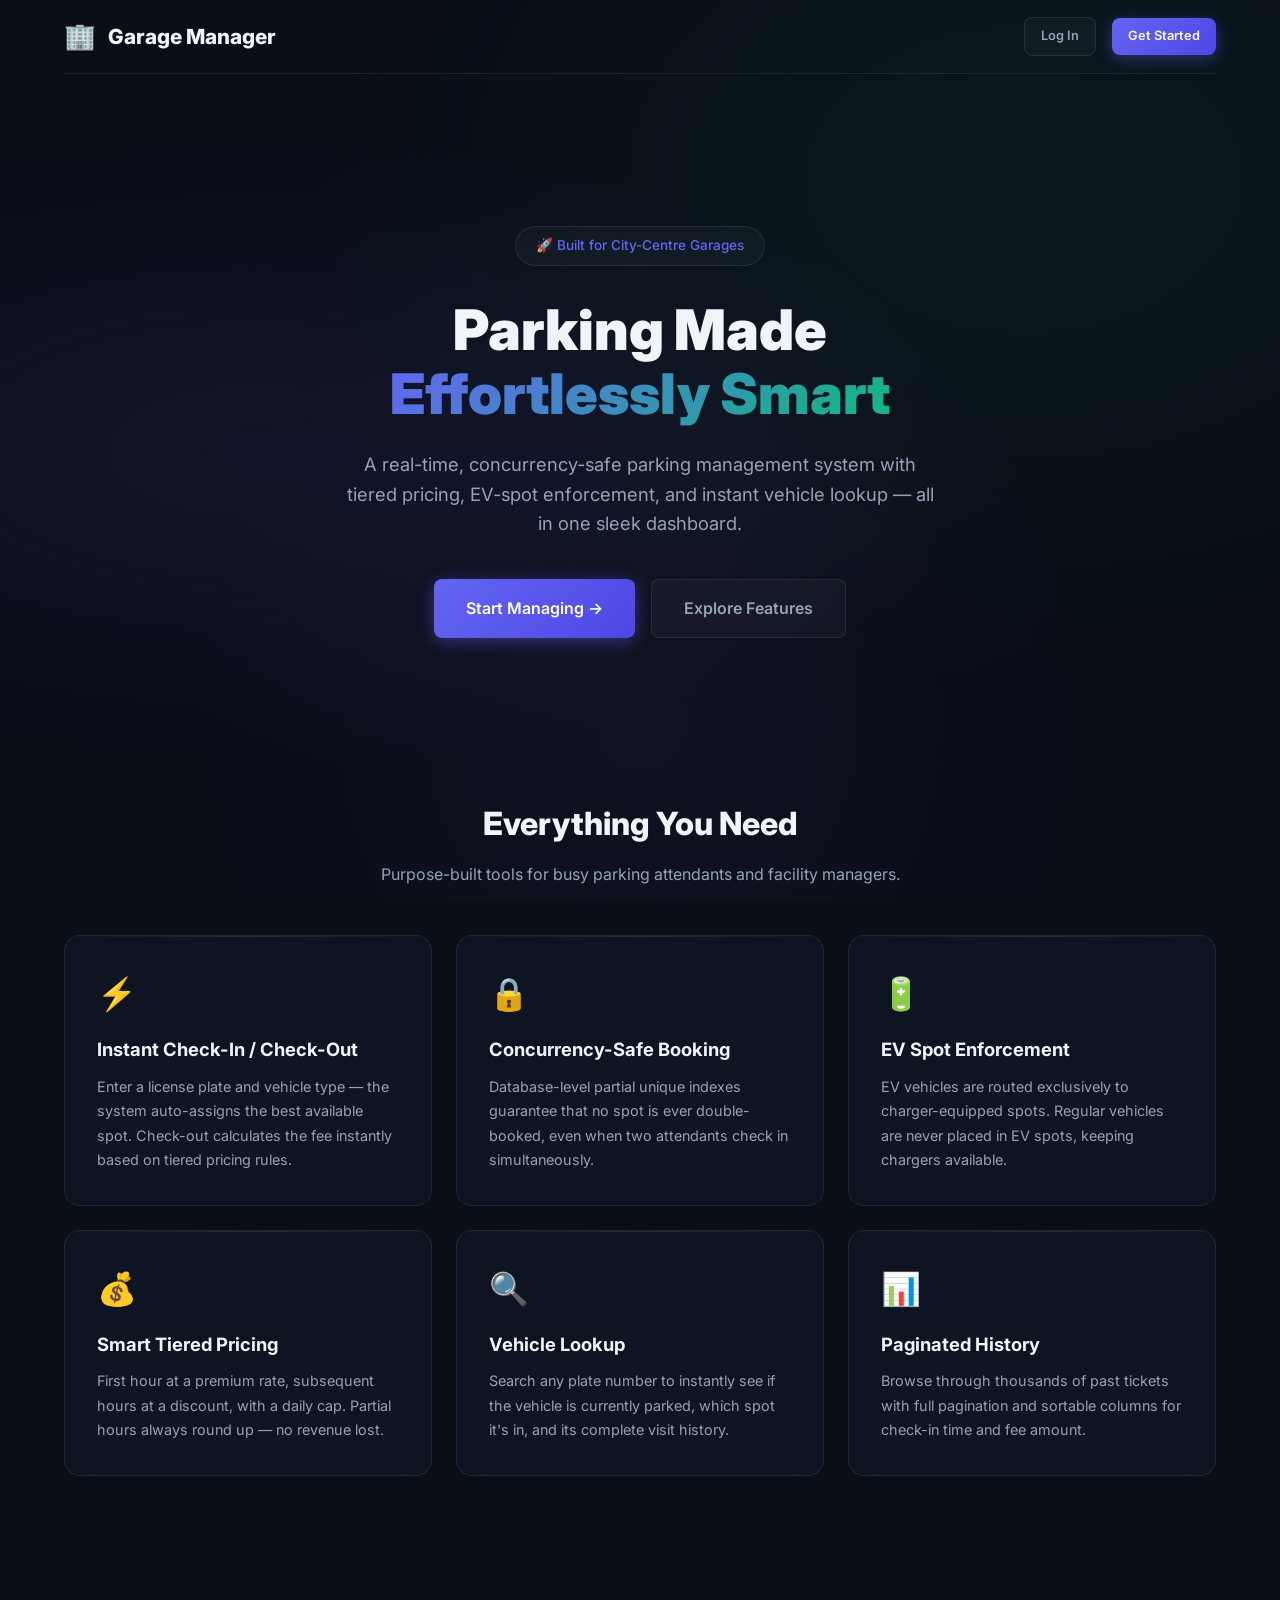
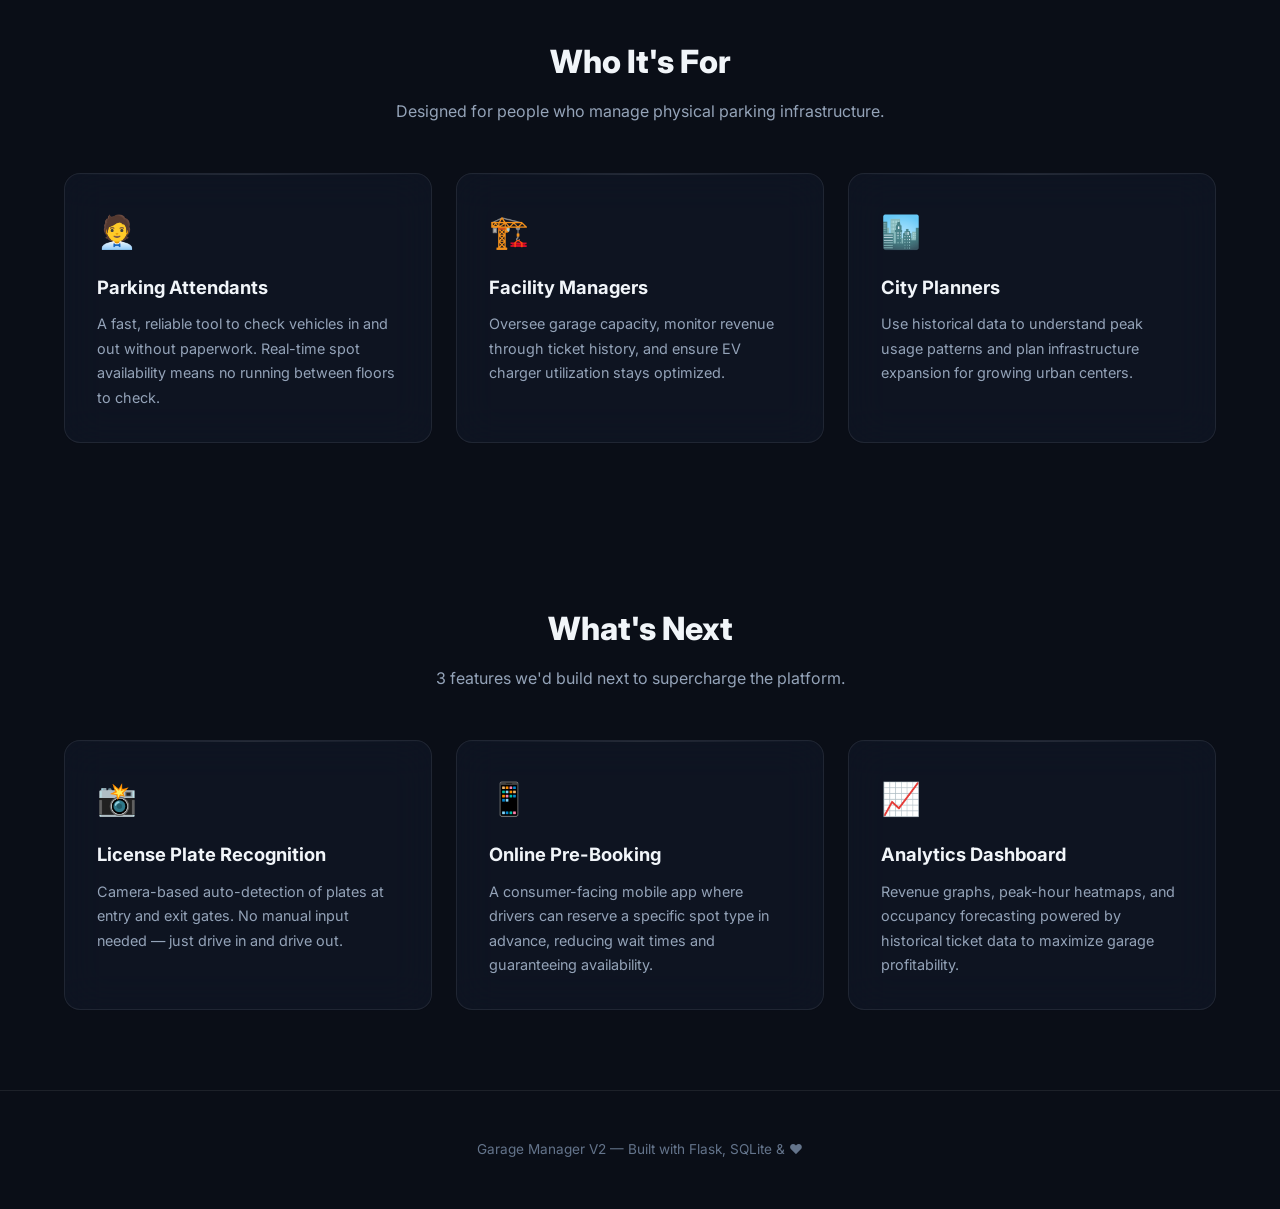
<file: templates/index.html>
<!DOCTYPE html>
<html lang="en">
<head>
    <meta charset="UTF-8">
    <meta name="viewport" content="width=device-width, initial-scale=1.0">
    <meta name="description" content="Garage Manager — A smart, modern multi-level parking garage management system for busy city centers.">
    <title>Garage Manager — Smart Parking</title>
    <link rel="stylesheet" href="/static/style.css">
</head>
<body>

    <!-- ── Navbar ──────────────────────────────────────────────── -->
    <div class="container">
        <nav class="navbar">
            <div class="navbar-brand">
                <span class="logo">🏢</span> Garage Manager
            </div>
            <div class="navbar-right">
                <a href="/login" class="btn btn-ghost btn-sm">Log In</a>
                <a href="/register" class="btn btn-primary btn-sm">Get Started</a>
            </div>
        </nav>
    </div>

    <!-- ── Hero ────────────────────────────────────────────────── -->
    <div class="container">
        <section class="hero">
            <div class="hero-badge">🚀 Built for City-Centre Garages</div>
            <h1>Parking Made<br><span class="gradient">Effortlessly Smart</span></h1>
            <p>A real-time, concurrency-safe parking management system with tiered pricing, EV-spot enforcement, and instant vehicle lookup — all in one sleek dashboard.</p>
            <div class="hero-buttons">
                <a href="/register" class="btn btn-primary btn-lg">Start Managing →</a>
                <a href="#features" class="btn btn-ghost btn-lg">Explore Features</a>
            </div>
        </section>
    </div>

    <!-- ── Features ────────────────────────────────────────────── -->
    <div class="container" id="features">
        <section class="features-section">
            <h2 class="section-title">Everything You Need</h2>
            <p class="section-sub">Purpose-built tools for busy parking attendants and facility managers.</p>

            <div class="features-grid">
                <div class="card feature-card">
                    <div class="feature-icon">⚡</div>
                    <h3>Instant Check-In / Check-Out</h3>
                    <p>Enter a license plate and vehicle type — the system auto-assigns the best available spot. Check-out calculates the fee instantly based on tiered pricing rules.</p>
                </div>
                <div class="card feature-card">
                    <div class="feature-icon">🔒</div>
                    <h3>Concurrency-Safe Booking</h3>
                    <p>Database-level partial unique indexes guarantee that no spot is ever double-booked, even when two attendants check in simultaneously.</p>
                </div>
                <div class="card feature-card">
                    <div class="feature-icon">🔋</div>
                    <h3>EV Spot Enforcement</h3>
                    <p>EV vehicles are routed exclusively to charger-equipped spots. Regular vehicles are never placed in EV spots, keeping chargers available.</p>
                </div>
                <div class="card feature-card">
                    <div class="feature-icon">💰</div>
                    <h3>Smart Tiered Pricing</h3>
                    <p>First hour at a premium rate, subsequent hours at a discount, with a daily cap. Partial hours always round up — no revenue lost.</p>
                </div>
                <div class="card feature-card">
                    <div class="feature-icon">🔍</div>
                    <h3>Vehicle Lookup</h3>
                    <p>Search any plate number to instantly see if the vehicle is currently parked, which spot it's in, and its complete visit history.</p>
                </div>
                <div class="card feature-card">
                    <div class="feature-icon">📊</div>
                    <h3>Paginated History</h3>
                    <p>Browse through thousands of past tickets with full pagination and sortable columns for check-in time and fee amount.</p>
                </div>
            </div>
        </section>
    </div>

    <!-- ── Target Audience ─────────────────────────────────────── -->
    <div class="container">
        <section class="features-section">
            <h2 class="section-title">Who It's For</h2>
            <p class="section-sub">Designed for people who manage physical parking infrastructure.</p>
            <div class="features-grid">
                <div class="card feature-card">
                    <div class="feature-icon">🧑‍💼</div>
                    <h3>Parking Attendants</h3>
                    <p>A fast, reliable tool to check vehicles in and out without paperwork. Real-time spot availability means no running between floors to check.</p>
                </div>
                <div class="card feature-card">
                    <div class="feature-icon">🏗️</div>
                    <h3>Facility Managers</h3>
                    <p>Oversee garage capacity, monitor revenue through ticket history, and ensure EV charger utilization stays optimized.</p>
                </div>
                <div class="card feature-card">
                    <div class="feature-icon">🏙️</div>
                    <h3>City Planners</h3>
                    <p>Use historical data to understand peak usage patterns and plan infrastructure expansion for growing urban centers.</p>
                </div>
            </div>
        </section>
    </div>

    <!-- ── Future Features ─────────────────────────────────────── -->
    <div class="container">
        <section class="features-section">
            <h2 class="section-title">What's Next</h2>
            <p class="section-sub">3 features we'd build next to supercharge the platform.</p>
            <div class="features-grid">
                <div class="card feature-card">
                    <div class="feature-icon">📸</div>
                    <h3>License Plate Recognition</h3>
                    <p>Camera-based auto-detection of plates at entry and exit gates. No manual input needed — just drive in and drive out.</p>
                </div>
                <div class="card feature-card">
                    <div class="feature-icon">📱</div>
                    <h3>Online Pre-Booking</h3>
                    <p>A consumer-facing mobile app where drivers can reserve a specific spot type in advance, reducing wait times and guaranteeing availability.</p>
                </div>
                <div class="card feature-card">
                    <div class="feature-icon">📈</div>
                    <h3>Analytics Dashboard</h3>
                    <p>Revenue graphs, peak-hour heatmaps, and occupancy forecasting powered by historical ticket data to maximize garage profitability.</p>
                </div>
            </div>
        </section>
    </div>

    <!-- ── Footer ──────────────────────────────────────────────── -->
    <footer class="footer">
        <div class="container">
            <p>Garage Manager V2 — Built with Flask, SQLite & ❤️</p>
        </div>
    </footer>

</body>
</html>
</file>
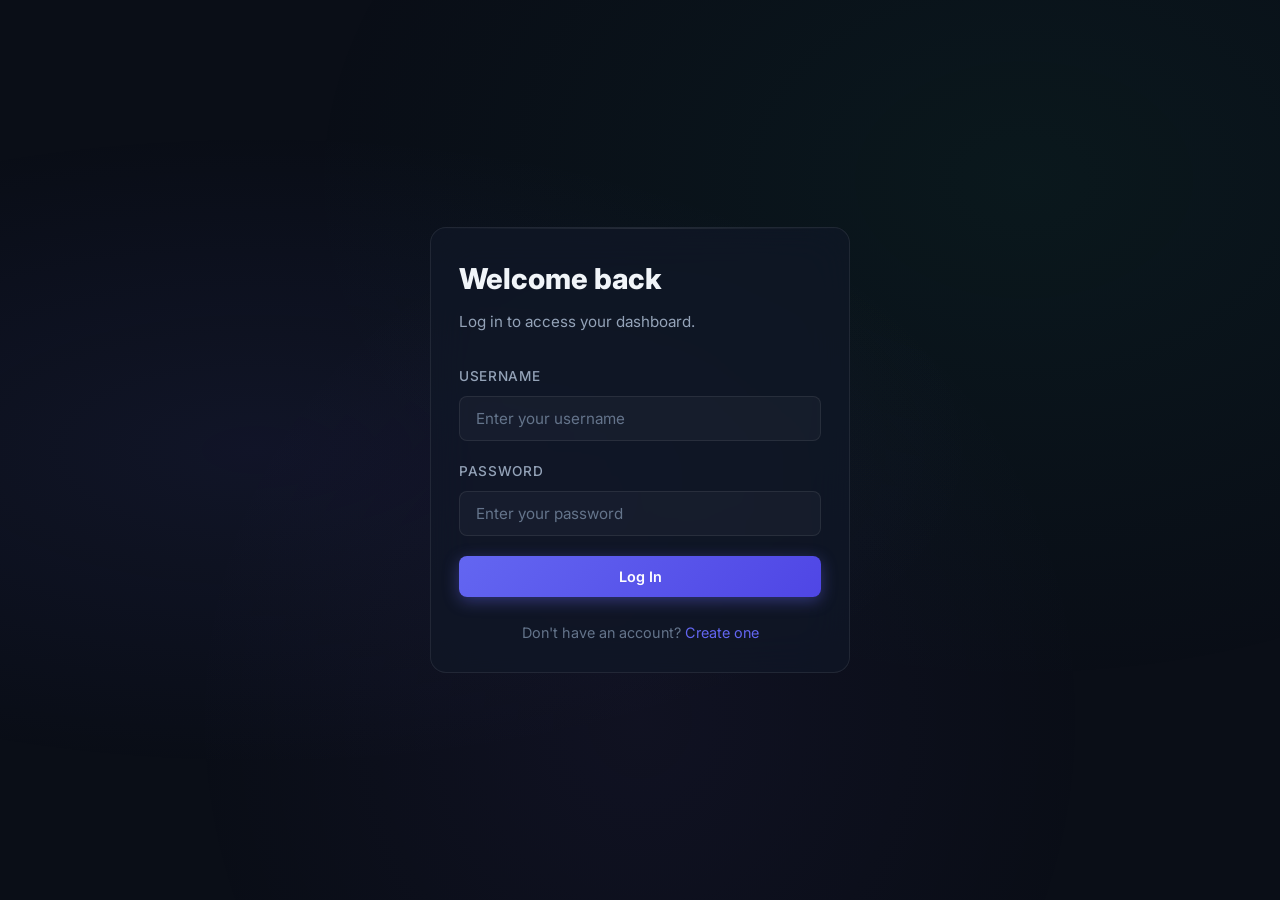
<file: templates/login.html>
<!DOCTYPE html>
<html lang="en">
<head>
    <meta charset="UTF-8">
    <meta name="viewport" content="width=device-width, initial-scale=1.0">
    <title>Login — Garage Manager</title>
    <link rel="stylesheet" href="/static/style.css">
</head>
<body>
    <div class="auth-wrapper">
        <div class="card auth-card">
            <h2>Welcome back</h2>
            <p class="subtitle">Log in to access your dashboard.</p>

            <form id="loginForm">
                <div class="form-group">
                    <label for="username">Username</label>
                    <input type="text" id="username" class="form-input" placeholder="Enter your username" required autocomplete="username">
                </div>
                <div class="form-group">
                    <label for="password">Password</label>
                    <input type="password" id="password" class="form-input" placeholder="Enter your password" required autocomplete="current-password">
                </div>
                <button type="submit" class="btn btn-primary" style="width:100%" id="loginBtn">Log In</button>
            </form>

            <div class="auth-footer">
                Don't have an account? <a href="/register">Create one</a>
            </div>
        </div>
    </div>

    <script>
        document.getElementById('loginForm').addEventListener('submit', async (e) => {
            e.preventDefault();
            const btn = document.getElementById('loginBtn');
            btn.textContent = 'Logging in...';
            btn.disabled = true;

            try {
                const res = await fetch('/api/auth/login', {
                    method: 'POST',
                    headers: { 'Content-Type': 'application/json' },
                    body: JSON.stringify({
                        username: document.getElementById('username').value,
                        password: document.getElementById('password').value
                    })
                });
                const data = await res.json();
                if (res.ok) {
                    window.location.href = '/dashboard';
                } else {
                    alert(data.error || 'Login failed');
                    btn.textContent = 'Log In';
                    btn.disabled = false;
                }
            } catch (err) {
                alert('Network error');
                btn.textContent = 'Log In';
                btn.disabled = false;
            }
        });
    </script>
</body>
</html>
</file>
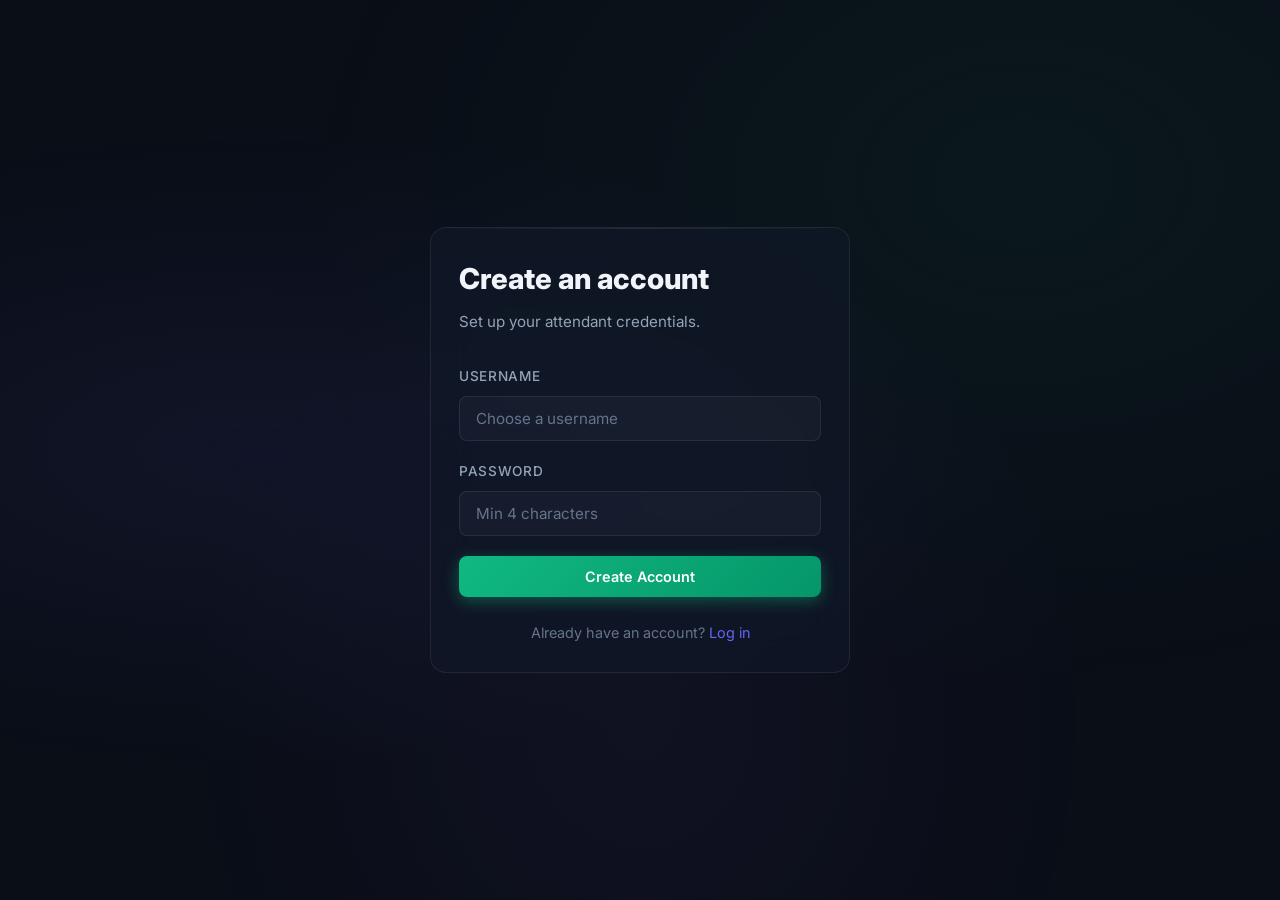
<file: templates/register.html>
<!DOCTYPE html>
<html lang="en">
<head>
    <meta charset="UTF-8">
    <meta name="viewport" content="width=device-width, initial-scale=1.0">
    <title>Register — Garage Manager</title>
    <link rel="stylesheet" href="/static/style.css">
</head>
<body>
    <div class="auth-wrapper">
        <div class="card auth-card">
            <h2>Create an account</h2>
            <p class="subtitle">Set up your attendant credentials.</p>

            <form id="regForm">
                <div class="form-group">
                    <label for="username">Username</label>
                    <input type="text" id="username" class="form-input" placeholder="Choose a username" required autocomplete="username">
                </div>
                <div class="form-group">
                    <label for="password">Password</label>
                    <input type="password" id="password" class="form-input" placeholder="Min 4 characters" required autocomplete="new-password">
                </div>
                <button type="submit" class="btn btn-success" style="width:100%" id="regBtn">Create Account</button>
            </form>

            <div class="auth-footer">
                Already have an account? <a href="/login">Log in</a>
            </div>
        </div>
    </div>

    <script>
        document.getElementById('regForm').addEventListener('submit', async (e) => {
            e.preventDefault();
            const btn = document.getElementById('regBtn');
            btn.textContent = 'Creating...';
            btn.disabled = true;

            try {
                const res = await fetch('/api/auth/register', {
                    method: 'POST',
                    headers: { 'Content-Type': 'application/json' },
                    body: JSON.stringify({
                        username: document.getElementById('username').value,
                        password: document.getElementById('password').value
                    })
                });
                const data = await res.json();
                if (res.ok) {
                    window.location.href = '/login';
                } else {
                    alert(data.error || 'Registration failed');
                    btn.textContent = 'Create Account';
                    btn.disabled = false;
                }
            } catch (err) {
                alert('Network error');
                btn.textContent = 'Create Account';
                btn.disabled = false;
            }
        });
    </script>
</body>
</html>
</file>
<file: static/style.css>
/* ═══════════════════════════════════════════════════════════════════
   GARAGE MANAGER V2 — Premium Dark Mode Design System
   ═══════════════════════════════════════════════════════════════════ */

@import url('https://fonts.googleapis.com/css2?family=Inter:wght@300;400;500;600;700;800;900&display=swap');

/* ── CSS Variables ─────────────────────────────────────────────── */
:root {
    --bg-primary: #0a0e17;
    --bg-secondary: #111827;
    --bg-card: rgba(17, 24, 39, 0.7);
    --bg-glass: rgba(255, 255, 255, 0.03);
    --border-glass: rgba(255, 255, 255, 0.08);
    --border-glow: rgba(99, 102, 241, 0.3);

    --text-primary: #f1f5f9;
    --text-secondary: #94a3b8;
    --text-muted: #64748b;

    --accent-blue: #6366f1;
    --accent-blue-glow: rgba(99, 102, 241, 0.4);
    --accent-emerald: #10b981;
    --accent-emerald-glow: rgba(16, 185, 129, 0.4);
    --accent-amber: #f59e0b;
    --accent-rose: #f43f5e;
    --accent-purple: #8b5cf6;
    --accent-cyan: #06b6d4;

    --radius-sm: 8px;
    --radius-md: 12px;
    --radius-lg: 16px;
    --radius-xl: 24px;

    --shadow-sm: 0 2px 8px rgba(0, 0, 0, 0.3);
    --shadow-md: 0 8px 32px rgba(0, 0, 0, 0.4);
    --shadow-lg: 0 16px 64px rgba(0, 0, 0, 0.5);
    --shadow-glow: 0 0 40px var(--accent-blue-glow);

    --transition-fast: 0.15s ease;
    --transition-base: 0.25s ease;
    --transition-smooth: 0.4s cubic-bezier(0.4, 0, 0.2, 1);
}

/* ── Reset & Base ──────────────────────────────────────────────── */
*, *::before, *::after {
    margin: 0;
    padding: 0;
    box-sizing: border-box;
}

html {
    scroll-behavior: smooth;
}

body {
    font-family: 'Inter', -apple-system, BlinkMacSystemFont, sans-serif;
    background: var(--bg-primary);
    color: var(--text-primary);
    line-height: 1.6;
    min-height: 100vh;
    overflow-x: hidden;
}

body::before {
    content: '';
    position: fixed;
    top: 0;
    left: 0;
    width: 100%;
    height: 100%;
    background:
        radial-gradient(ellipse at 20% 50%, rgba(99, 102, 241, 0.08) 0%, transparent 50%),
        radial-gradient(ellipse at 80% 20%, rgba(16, 185, 129, 0.06) 0%, transparent 50%),
        radial-gradient(ellipse at 50% 80%, rgba(139, 92, 246, 0.05) 0%, transparent 50%);
    pointer-events: none;
    z-index: 0;
}

a { color: var(--accent-blue); text-decoration: none; transition: color var(--transition-fast); }
a:hover { color: #818cf8; }

/* ── Utility ───────────────────────────────────────────────────── */
.container { max-width: 1200px; margin: 0 auto; padding: 0 24px; position: relative; z-index: 1; }

/* ── Glass Card ────────────────────────────────────────────────── */
.card {
    background: var(--bg-card);
    backdrop-filter: blur(20px);
    -webkit-backdrop-filter: blur(20px);
    border: 1px solid var(--border-glass);
    border-radius: var(--radius-lg);
    padding: 28px;
    transition: all var(--transition-smooth);
    position: relative;
    overflow: hidden;
}

.card::before {
    content: '';
    position: absolute;
    top: 0; left: 0; right: 0;
    height: 1px;
    background: linear-gradient(90deg, transparent, rgba(255,255,255,0.1), transparent);
}

.card:hover {
    border-color: var(--border-glow);
    box-shadow: var(--shadow-glow);
    transform: translateY(-2px);
}

.card-title {
    font-size: 1.1rem;
    font-weight: 600;
    color: var(--text-primary);
    margin-bottom: 20px;
    display: flex;
    align-items: center;
    gap: 10px;
}

.card-title .icon {
    font-size: 1.3rem;
}

/* ── Buttons ───────────────────────────────────────────────────── */
.btn {
    display: inline-flex;
    align-items: center;
    justify-content: center;
    gap: 8px;
    padding: 12px 24px;
    border: none;
    border-radius: var(--radius-sm);
    font-family: 'Inter', sans-serif;
    font-size: 0.9rem;
    font-weight: 600;
    cursor: pointer;
    transition: all var(--transition-base);
    position: relative;
    overflow: hidden;
}

.btn::after {
    content: '';
    position: absolute;
    top: 50%; left: 50%;
    width: 0; height: 0;
    background: rgba(255, 255, 255, 0.15);
    border-radius: 50%;
    transform: translate(-50%, -50%);
    transition: width 0.5s, height 0.5s;
}

.btn:active::after {
    width: 300px;
    height: 300px;
}

.btn-primary {
    background: linear-gradient(135deg, var(--accent-blue), #4f46e5);
    color: white;
    box-shadow: 0 4px 16px var(--accent-blue-glow);
}
.btn-primary:hover {
    transform: translateY(-2px);
    box-shadow: 0 8px 32px var(--accent-blue-glow);
}

.btn-success {
    background: linear-gradient(135deg, var(--accent-emerald), #059669);
    color: white;
    box-shadow: 0 4px 16px var(--accent-emerald-glow);
}
.btn-success:hover { transform: translateY(-2px); box-shadow: 0 8px 32px var(--accent-emerald-glow); }

.btn-danger {
    background: linear-gradient(135deg, var(--accent-rose), #dc2626);
    color: white;
}
.btn-danger:hover { transform: translateY(-2px); }

.btn-ghost {
    background: var(--bg-glass);
    color: var(--text-secondary);
    border: 1px solid var(--border-glass);
}
.btn-ghost:hover { border-color: var(--border-glow); color: var(--text-primary); }

.btn-sm { padding: 8px 16px; font-size: 0.8rem; }
.btn-lg { padding: 16px 32px; font-size: 1rem; }

/* ── Form Elements ─────────────────────────────────────────────── */
.form-group {
    margin-bottom: 20px;
}

.form-group label {
    display: block;
    font-size: 0.85rem;
    font-weight: 500;
    color: var(--text-secondary);
    margin-bottom: 8px;
    text-transform: uppercase;
    letter-spacing: 0.05em;
}

.form-input, .form-select {
    width: 100%;
    padding: 12px 16px;
    background: var(--bg-glass);
    border: 1px solid var(--border-glass);
    border-radius: var(--radius-sm);
    color: var(--text-primary);
    font-family: 'Inter', sans-serif;
    font-size: 0.95rem;
    transition: all var(--transition-base);
    outline: none;
}

.form-input:focus, .form-select:focus {
    border-color: var(--accent-blue);
    box-shadow: 0 0 0 3px var(--accent-blue-glow);
}

.form-input::placeholder {
    color: var(--text-muted);
}

.form-select option {
    background: var(--bg-secondary);
    color: var(--text-primary);
}

/* ── Badges ────────────────────────────────────────────────────── */
.badge {
    display: inline-flex;
    align-items: center;
    padding: 4px 12px;
    border-radius: 100px;
    font-size: 0.75rem;
    font-weight: 600;
    text-transform: uppercase;
    letter-spacing: 0.05em;
}

.badge-active {
    background: rgba(16, 185, 129, 0.15);
    color: var(--accent-emerald);
    border: 1px solid rgba(16, 185, 129, 0.3);
}

.badge-completed {
    background: rgba(99, 102, 241, 0.15);
    color: #818cf8;
    border: 1px solid rgba(99, 102, 241, 0.3);
}

.badge-ev {
    background: rgba(6, 182, 212, 0.15);
    color: var(--accent-cyan);
    border: 1px solid rgba(6, 182, 212, 0.3);
}

.badge-standard {
    background: rgba(245, 158, 11, 0.15);
    color: var(--accent-amber);
    border: 1px solid rgba(245, 158, 11, 0.3);
}

.badge-compact {
    background: rgba(139, 92, 246, 0.15);
    color: var(--accent-purple);
    border: 1px solid rgba(139, 92, 246, 0.3);
}

/* ── Table ─────────────────────────────────────────────────────── */
.table-wrapper {
    overflow-x: auto;
    border-radius: var(--radius-md);
    border: 1px solid var(--border-glass);
}

table {
    width: 100%;
    border-collapse: collapse;
}

thead th {
    padding: 14px 16px;
    background: rgba(255, 255, 255, 0.03);
    font-size: 0.8rem;
    font-weight: 600;
    color: var(--text-secondary);
    text-transform: uppercase;
    letter-spacing: 0.05em;
    text-align: left;
    border-bottom: 1px solid var(--border-glass);
    white-space: nowrap;
}

thead th.sortable {
    cursor: pointer;
    user-select: none;
    transition: color var(--transition-fast);
}

thead th.sortable:hover {
    color: var(--accent-blue);
}

thead th.sorted {
    color: var(--accent-blue);
}

tbody tr {
    transition: background var(--transition-fast);
    border-bottom: 1px solid rgba(255, 255, 255, 0.03);
}

tbody tr:hover {
    background: rgba(99, 102, 241, 0.05);
}

tbody td {
    padding: 14px 16px;
    font-size: 0.9rem;
    color: var(--text-secondary);
}

/* ── Stat Cards ────────────────────────────────────────────────── */
.stats-grid {
    display: grid;
    grid-template-columns: repeat(auto-fit, minmax(220px, 1fr));
    gap: 16px;
    margin-bottom: 28px;
}

.stat-card {
    background: var(--bg-card);
    backdrop-filter: blur(20px);
    border: 1px solid var(--border-glass);
    border-radius: var(--radius-md);
    padding: 24px;
    transition: all var(--transition-smooth);
    position: relative;
    overflow: hidden;
}

.stat-card::before {
    content: '';
    position: absolute;
    top: 0; left: 0;
    width: 4px; height: 100%;
}

.stat-card.blue::before { background: var(--accent-blue); }
.stat-card.emerald::before { background: var(--accent-emerald); }
.stat-card.amber::before { background: var(--accent-amber); }
.stat-card.purple::before { background: var(--accent-purple); }
.stat-card.cyan::before { background: var(--accent-cyan); }
.stat-card.rose::before { background: var(--accent-rose); }

.stat-card:hover {
    border-color: var(--border-glow);
    transform: translateY(-2px);
}

.stat-label {
    font-size: 0.8rem;
    font-weight: 500;
    color: var(--text-muted);
    text-transform: uppercase;
    letter-spacing: 0.05em;
    margin-bottom: 8px;
}

.stat-value {
    font-size: 2rem;
    font-weight: 800;
    color: var(--text-primary);
    line-height: 1;
}

.stat-sub {
    font-size: 0.8rem;
    color: var(--text-muted);
    margin-top: 6px;
}

/* ── Pagination ────────────────────────────────────────────────── */
.pagination {
    display: flex;
    align-items: center;
    justify-content: center;
    gap: 12px;
    margin-top: 20px;
}

.pagination .page-info {
    font-size: 0.85rem;
    color: var(--text-muted);
}

/* ── Toast / Alert ─────────────────────────────────────────────── */
.toast-container {
    position: fixed;
    top: 24px;
    right: 24px;
    z-index: 9999;
    display: flex;
    flex-direction: column;
    gap: 12px;
}

.toast {
    padding: 16px 24px;
    border-radius: var(--radius-md);
    backdrop-filter: blur(20px);
    border: 1px solid var(--border-glass);
    font-size: 0.9rem;
    font-weight: 500;
    animation: slideIn 0.4s cubic-bezier(0.4, 0, 0.2, 1);
    min-width: 320px;
    box-shadow: var(--shadow-md);
}

.toast-success {
    background: rgba(16, 185, 129, 0.15);
    color: var(--accent-emerald);
    border-color: rgba(16, 185, 129, 0.3);
}

.toast-error {
    background: rgba(244, 63, 94, 0.15);
    color: var(--accent-rose);
    border-color: rgba(244, 63, 94, 0.3);
}

.toast-info {
    background: rgba(99, 102, 241, 0.15);
    color: #818cf8;
    border-color: rgba(99, 102, 241, 0.3);
}

@keyframes slideIn {
    from { transform: translateX(100%); opacity: 0; }
    to   { transform: translateX(0); opacity: 1; }
}

@keyframes slideOut {
    from { transform: translateX(0); opacity: 1; }
    to   { transform: translateX(100%); opacity: 0; }
}

/* ── Navbar ────────────────────────────────────────────────────── */
.navbar {
    display: flex;
    align-items: center;
    justify-content: space-between;
    padding: 16px 0;
    border-bottom: 1px solid var(--border-glass);
    margin-bottom: 32px;
}

.navbar-brand {
    display: flex;
    align-items: center;
    gap: 12px;
    font-size: 1.3rem;
    font-weight: 800;
    color: var(--text-primary);
}

.navbar-brand .logo {
    font-size: 1.6rem;
}

.navbar-right {
    display: flex;
    align-items: center;
    gap: 16px;
}

.navbar-user {
    font-size: 0.85rem;
    color: var(--text-secondary);
}

/* ── Hero (Landing Page) ───────────────────────────────────────── */
.hero {
    text-align: center;
    padding: 120px 0 80px;
    position: relative;
}

.hero-badge {
    display: inline-flex;
    align-items: center;
    gap: 8px;
    padding: 8px 20px;
    background: var(--bg-glass);
    border: 1px solid var(--border-glass);
    border-radius: 100px;
    font-size: 0.85rem;
    color: var(--accent-blue);
    font-weight: 500;
    margin-bottom: 32px;
    animation: fadeUp 0.6s ease;
}

.hero h1 {
    font-size: 3.5rem;
    font-weight: 900;
    line-height: 1.15;
    margin-bottom: 24px;
    animation: fadeUp 0.6s ease 0.1s both;
}

.hero h1 .gradient {
    background: linear-gradient(135deg, var(--accent-blue), var(--accent-emerald));
    -webkit-background-clip: text;
    background-clip: text;
    -webkit-text-fill-color: transparent;
}

.hero p {
    font-size: 1.15rem;
    color: var(--text-secondary);
    max-width: 600px;
    margin: 0 auto 40px;
    animation: fadeUp 0.6s ease 0.2s both;
}

.hero-buttons {
    display: flex;
    gap: 16px;
    justify-content: center;
    animation: fadeUp 0.6s ease 0.3s both;
}

@keyframes fadeUp {
    from { opacity: 0; transform: translateY(20px); }
    to { opacity: 1; transform: translateY(0); }
}

/* ── Features Grid ─────────────────────────────────────────────── */
.features-section {
    padding: 80px 0;
}

.section-title {
    text-align: center;
    font-size: 2rem;
    font-weight: 800;
    margin-bottom: 12px;
}

.section-sub {
    text-align: center;
    color: var(--text-secondary);
    margin-bottom: 48px;
    font-size: 1rem;
}

.features-grid {
    display: grid;
    grid-template-columns: repeat(auto-fit, minmax(300px, 1fr));
    gap: 24px;
}

.feature-card {
    padding: 32px;
}

.feature-icon {
    font-size: 2rem;
    margin-bottom: 16px;
}

.feature-card h3 {
    font-size: 1.15rem;
    font-weight: 700;
    margin-bottom: 10px;
}

.feature-card p {
    color: var(--text-secondary);
    font-size: 0.9rem;
    line-height: 1.7;
}

/* ── Footer ────────────────────────────────────────────────────── */
.footer {
    text-align: center;
    padding: 48px 0;
    border-top: 1px solid var(--border-glass);
    color: var(--text-muted);
    font-size: 0.85rem;
}

/* ── Auth Pages ────────────────────────────────────────────────── */
.auth-wrapper {
    display: flex;
    align-items: center;
    justify-content: center;
    min-height: 100vh;
    padding: 24px;
}

.auth-card {
    width: 100%;
    max-width: 420px;
}

.auth-card h2 {
    font-size: 1.8rem;
    font-weight: 800;
    margin-bottom: 8px;
}

.auth-card .subtitle {
    color: var(--text-secondary);
    margin-bottom: 32px;
    font-size: 0.95rem;
}

.auth-card .auth-footer {
    text-align: center;
    margin-top: 24px;
    font-size: 0.9rem;
    color: var(--text-muted);
}

/* ── Dashboard Grid ────────────────────────────────────────────── */
.dashboard-grid {
    display: grid;
    grid-template-columns: 1fr 1fr;
    gap: 24px;
    margin-bottom: 28px;
}

.search-panel {
    grid-column: 1 / -1;
}

/* ── Search Results ────────────────────────────────────────────── */
.search-result {
    margin-top: 16px;
    padding: 20px;
    background: rgba(99, 102, 241, 0.05);
    border: 1px solid rgba(99, 102, 241, 0.15);
    border-radius: var(--radius-md);
}

.search-result .vehicle-header {
    display: flex;
    align-items: center;
    gap: 16px;
    margin-bottom: 12px;
}

.search-result .plate {
    font-size: 1.3rem;
    font-weight: 800;
    letter-spacing: 0.05em;
}

/* ── Loading Spinner ───────────────────────────────────────────── */
.spinner {
    width: 20px;
    height: 20px;
    border: 2px solid rgba(255, 255, 255, 0.2);
    border-top-color: white;
    border-radius: 50%;
    animation: spin 0.6s linear infinite;
}

@keyframes spin {
    to { transform: rotate(360deg); }
}

/* ── Responsive ────────────────────────────────────────────────── */
@media (max-width: 768px) {
    .hero h1 { font-size: 2.2rem; }
    .dashboard-grid { grid-template-columns: 1fr; }
    .stats-grid { grid-template-columns: repeat(2, 1fr); }
    .hero-buttons { flex-direction: column; align-items: center; }
}

@media (max-width: 480px) {
    .stats-grid { grid-template-columns: 1fr; }
}

/* ═══════════════════════════════════════════════════════════════════
   2D GARAGE VISUAL ARCHITECTURE MAP & CUSTOMIZER STYLES
   ═══════════════════════════════════════════════════════════════════ */
.blueprint-card {
    background: var(--bg-card);
    backdrop-filter: blur(20px);
    border: 1px solid var(--border-glass);
    border-radius: var(--radius-lg);
    padding: 24px;
    margin-bottom: 28px;
    position: relative;
    box-shadow: 0 12px 36px rgba(0, 0, 0, 0.4);
}

.blueprint-header {
    display: flex;
    justify-content: space-between;
    align-items: center;
    flex-wrap: wrap;
    gap: 16px;
    margin-bottom: 20px;
    padding-bottom: 16px;
    border-bottom: 1px solid rgba(255, 255, 255, 0.08);
}

.blueprint-title {
    display: flex;
    align-items: center;
    gap: 12px;
    font-size: 1.25rem;
    font-weight: 800;
    color: var(--text-primary);
}

.live-badge {
    display: inline-flex;
    align-items: center;
    gap: 6px;
    padding: 4px 10px;
    border-radius: 9999px;
    background: rgba(16, 185, 129, 0.15);
    border: 1px solid rgba(16, 185, 129, 0.3);
    color: var(--accent-emerald);
    font-size: 0.75rem;
    font-weight: 700;
    letter-spacing: 0.05em;
    text-transform: uppercase;
}

.live-dot {
    width: 8px;
    height: 8px;
    border-radius: 50%;
    background: var(--accent-emerald);
    box-shadow: 0 0 10px var(--accent-emerald);
    animation: pulseGlow 1.5s ease-in-out infinite;
}

@keyframes pulseGlow {
    0%, 100% { opacity: 1; transform: scale(1); }
    50% { opacity: 0.4; transform: scale(0.85); }
}

.level-pills-bar {
    display: flex;
    gap: 10px;
    overflow-x: auto;
    padding-bottom: 8px;
    margin-bottom: 20px;
}

.level-pill {
    display: flex;
    align-items: center;
    gap: 8px;
    padding: 10px 18px;
    border-radius: var(--radius-md);
    background: rgba(255, 255, 255, 0.03);
    border: 1px solid var(--border-glass);
    color: var(--text-secondary);
    font-size: 0.9rem;
    font-weight: 600;
    cursor: pointer;
    transition: all var(--transition-smooth);
    white-space: nowrap;
}

.level-pill:hover {
    background: rgba(99, 102, 241, 0.1);
    border-color: rgba(99, 102, 241, 0.3);
    color: var(--text-primary);
}

.level-pill.active {
    background: linear-gradient(135deg, rgba(99, 102, 241, 0.25), rgba(168, 85, 247, 0.2));
    border-color: var(--accent-blue);
    color: var(--text-primary);
    box-shadow: 0 0 16px rgba(99, 102, 241, 0.3);
}

.level-pill .pill-badge {
    padding: 2px 8px;
    border-radius: 9999px;
    font-size: 0.75rem;
    font-weight: 700;
    background: rgba(255, 255, 255, 0.1);
}

.level-pill.active .pill-badge {
    background: var(--accent-blue);
    color: white;
}

/* 2D Grid Layout */
.parking-grid-2d {
    display: grid;
    grid-template-columns: repeat(auto-fill, minmax(200px, 1fr));
    gap: 18px;
}

.parking-bay-card {
    position: relative;
    background: rgba(15, 23, 42, 0.6);
    border: 2px dashed rgba(255, 255, 255, 0.12);
    border-radius: var(--radius-md);
    padding: 16px;
    display: flex;
    flex-direction: column;
    justify-content: space-between;
    min-height: 160px;
    transition: all var(--transition-smooth);
    overflow: hidden;
}

.parking-bay-card::before, .parking-bay-card::after {
    content: '';
    position: absolute;
    top: 0;
    width: 3px;
    height: 100%;
    background: rgba(255, 255, 255, 0.15);
}
.parking-bay-card::before { left: 0; }
.parking-bay-card::after { right: 0; }

.parking-bay-card.vacant {
    background: rgba(16, 185, 129, 0.03);
    border-color: rgba(16, 185, 129, 0.25);
}

.parking-bay-card.vacant:hover {
    border-color: var(--accent-emerald);
    background: rgba(16, 185, 129, 0.08);
    transform: translateY(-3px);
    box-shadow: 0 8px 24px rgba(16, 185, 129, 0.15);
}

.parking-bay-card.occupied {
    background: rgba(239, 68, 68, 0.06);
    border-style: solid;
    border-color: rgba(239, 68, 68, 0.4);
    box-shadow: inset 0 0 20px rgba(239, 68, 68, 0.05);
}

.parking-bay-card.occupied:hover {
    border-color: var(--accent-rose);
    transform: translateY(-3px);
    box-shadow: 0 8px 24px rgba(239, 68, 68, 0.2);
}

.bay-header {
    display: flex;
    justify-content: space-between;
    align-items: center;
}

.bay-number {
    font-size: 1rem;
    font-weight: 800;
    color: var(--text-primary);
    letter-spacing: 0.05em;
}

.bay-type-badge {
    padding: 3px 8px;
    border-radius: 4px;
    font-size: 0.7rem;
    font-weight: 700;
    text-transform: uppercase;
    letter-spacing: 0.05em;
}

.bay-type-ev {
    background: rgba(6, 182, 212, 0.15);
    border: 1px solid rgba(6, 182, 212, 0.3);
    color: var(--accent-cyan);
}

.bay-type-compact {
    background: rgba(168, 85, 247, 0.15);
    border: 1px solid rgba(168, 85, 247, 0.3);
    color: var(--accent-purple);
}

.bay-type-standard {
    background: rgba(245, 158, 11, 0.15);
    border: 1px solid rgba(245, 158, 11, 0.3);
    color: var(--accent-amber);
}

.bay-content {
    display: flex;
    flex-direction: column;
    align-items: center;
    justify-content: center;
    margin: 12px 0;
    text-align: center;
}

.vacant-label {
    color: var(--accent-emerald);
    font-size: 0.85rem;
    font-weight: 700;
    letter-spacing: 0.05em;
    display: flex;
    align-items: center;
    gap: 6px;
}

.vehicle-plate-box {
    background: #0f172a;
    border: 2px solid #334155;
    border-radius: 6px;
    padding: 6px 12px;
    margin-bottom: 6px;
    display: inline-flex;
    align-items: center;
    gap: 8px;
    box-shadow: 0 4px 12px rgba(0, 0, 0, 0.5);
}

.vehicle-plate-text {
    font-family: 'Courier New', Courier, monospace;
    font-size: 1rem;
    font-weight: 800;
    color: #f8fafc;
    letter-spacing: 0.1em;
}

.vehicle-duration {
    font-size: 0.75rem;
    color: var(--text-muted);
    font-weight: 600;
    display: flex;
    align-items: center;
    gap: 4px;
}

.bay-footer {
    display: flex;
    justify-content: space-between;
    align-items: center;
    margin-top: 4px;
}

/* Customizer Modal */
.modal-overlay {
    position: fixed;
    top: 0; left: 0;
    width: 100vw; height: 100vh;
    background: rgba(0, 0, 0, 0.75);
    backdrop-filter: blur(8px);
    display: flex;
    align-items: center;
    justify-content: center;
    z-index: 1000;
    opacity: 0;
    pointer-events: none;
    transition: opacity var(--transition-smooth);
}

.modal-overlay.open {
    opacity: 1;
    pointer-events: auto;
}

.modal-content {
    background: var(--bg-card);
    border: 1px solid var(--border-glass);
    border-radius: var(--radius-lg);
    width: 90%;
    max-width: 560px;
    max-height: 85vh;
    overflow-y: auto;
    padding: 28px;
    box-shadow: var(--shadow-glow);
    transform: translateY(20px);
    transition: transform var(--transition-smooth);
}

.modal-overlay.open .modal-content {
    transform: translateY(0);
}

.modal-header {
    display: flex;
    justify-content: space-between;
    align-items: center;
    margin-bottom: 20px;
    padding-bottom: 12px;
    border-bottom: 1px solid rgba(255, 255, 255, 0.08);
}

.modal-title {
    font-size: 1.3rem;
    font-weight: 800;
    color: var(--text-primary);
}

.modal-close {
    background: none;
    border: none;
    color: var(--text-muted);
    font-size: 1.5rem;
    cursor: pointer;
    transition: color var(--transition-fast);
}

.modal-close:hover {
    color: var(--text-primary);
}
</file>
